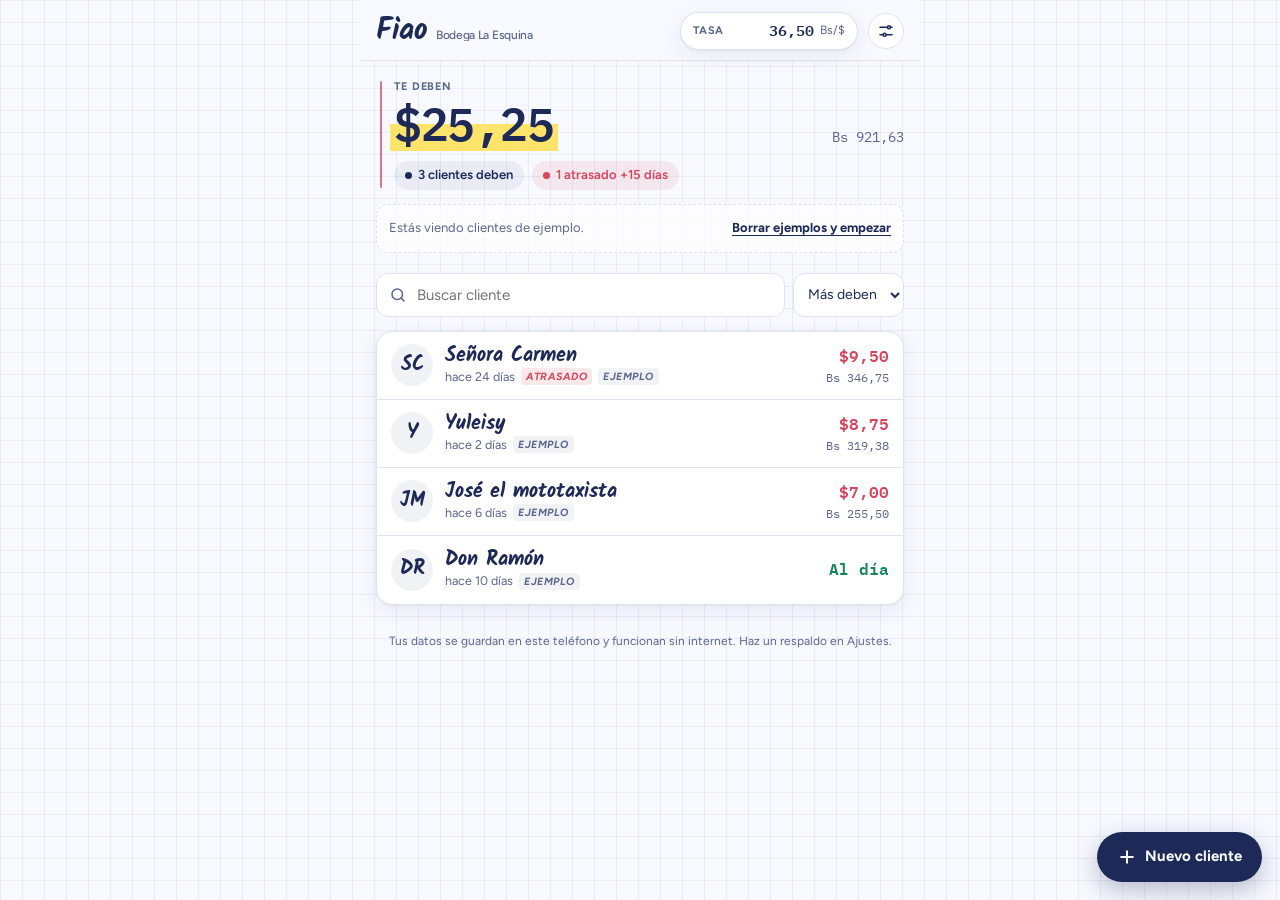
<file: index.html>
<!doctype html>
<html lang="es">
<head>
<meta charset="utf-8">
<meta name="viewport" content="width=device-width,initial-scale=1,viewport-fit=cover">
<title>Fiao</title>
<meta name="claude:viewport-fit-sides" content="cover">
<meta name="description" content="Cuaderno de fiado para bodegas y emprendedores: deudas en $ y Bs, tasa del día y cobro por WhatsApp. Funciona sin internet.">
<meta name="theme-color" content="#1d2a57">
<link rel="manifest" href="manifest.webmanifest">
<link rel="icon" href="icon.svg" type="image/svg+xml">
<link rel="apple-touch-icon" href="icon.svg">
<link rel="preconnect" href="https://fonts.googleapis.com">
<link rel="preconnect" href="https://fonts.gstatic.com" crossorigin>
<link rel="stylesheet" href="https://fonts.googleapis.com/css2?family=Kalam:wght@400;700&family=Figtree:wght@400;500;600;700&family=IBM+Plex+Mono:wght@500;600&display=swap">
<style>
/* Libreta de bodega: hoja cuadriculada, tinta azul, margen rojo, resaltador amarillo. Una columna móvil. */
:root{
  --paper:#f7f9ff; --surface:#ffffff; --ink:#1d2a57; --muted:#5b668c; --line:#dde3f3;
  --rule:rgba(45,85,180,.075); --margin:#d6455c; --ok:#17855a; --hi:#ffe46b; --hi-ink:#1d2a57;
  --ink-soft:rgba(29,42,87,.06); --shadow:0 1px 2px rgba(29,42,87,.06),0 6px 20px rgba(29,42,87,.07);
  --f-hand:"Kalam","Comic Neue","Segoe Print",cursive;
  --f-body:"Figtree",system-ui,-apple-system,"Segoe UI",Roboto,sans-serif;
  --f-num:"IBM Plex Mono",ui-monospace,"SF Mono",Menlo,Consolas,monospace;
}
@media (prefers-color-scheme:dark){:root:not([data-theme="light"]){
  --paper:#0e1631; --surface:#162144; --ink:#e8ecff; --muted:#9ba7d0; --line:#27335c;
  --rule:rgba(150,180,255,.055); --margin:#ff6f84; --ok:#4cd597; --hi:#f2c94c; --hi-ink:#14193a;
  --ink-soft:rgba(232,236,255,.06); --shadow:0 1px 2px rgba(0,0,0,.3),0 8px 24px rgba(0,0,0,.25); color-scheme:dark}}
:root[data-theme="dark"]{
  --paper:#0e1631; --surface:#162144; --ink:#e8ecff; --muted:#9ba7d0; --line:#27335c;
  --rule:rgba(150,180,255,.055); --margin:#ff6f84; --ok:#4cd597; --hi:#f2c94c; --hi-ink:#14193a;
  --ink-soft:rgba(232,236,255,.06); --shadow:0 1px 2px rgba(0,0,0,.3),0 8px 24px rgba(0,0,0,.25); color-scheme:dark}

*{box-sizing:border-box}
:root{padding-top:env(safe-area-inset-top,0px);padding-bottom:env(safe-area-inset-bottom,0px)}
html,body{min-height:100%}
body{margin:0}
[hidden]{display:none!important}
body{
  background-color:var(--paper);
  background-image:linear-gradient(var(--rule) 1px,transparent 1px),linear-gradient(90deg,var(--rule) 1px,transparent 1px);
  background-size:22px 22px;
  color:var(--ink); font-family:var(--f-body); font-size:15px; line-height:1.45;
  -webkit-tap-highlight-color:transparent;
}
body::before{content:"";position:fixed;inset:0 0 auto;height:env(safe-area-inset-top,0px);z-index:10;background:var(--paper)}
button,input,select,textarea{font:inherit;color:inherit}
button{cursor:pointer}
:focus-visible{outline:2.5px solid var(--margin);outline-offset:2px;border-radius:6px}
.num{font-family:var(--f-num);font-variant-numeric:tabular-nums;letter-spacing:-.01em}

.app{max-width:560px;margin:0 auto;padding-left:max(16px,env(safe-area-inset-left,0px));padding-right:max(16px,env(safe-area-inset-right,0px));padding-block:0 120px}

/* Encabezado */
.top{position:sticky;top:env(safe-area-inset-top,0px);z-index:5;background:var(--paper);
  margin:0 calc(-1*max(16px,env(safe-area-inset-left,0px))) 0 calc(-1*max(16px,env(safe-area-inset-left,0px)));
  padding:12px max(16px,env(safe-area-inset-right,0px)) 10px max(16px,env(safe-area-inset-left,0px));
  border-bottom:1px solid var(--line);display:flex;align-items:center;gap:10px}
.brand{font-family:var(--f-hand);font-weight:700;font-size:30px;line-height:1;letter-spacing:-.01em;display:flex;align-items:baseline;gap:8px;min-width:0}
.brand small{font-family:var(--f-body);font-weight:500;font-size:12px;color:var(--muted);white-space:nowrap;overflow:hidden;text-overflow:ellipsis;max-width:140px}
.rate{margin-left:auto;display:flex;align-items:center;gap:6px;background:var(--surface);border:1px solid var(--line);border-radius:999px;padding:5px 6px 5px 12px;box-shadow:var(--shadow)}
.rate label{font-size:11px;font-weight:700;letter-spacing:.06em;text-transform:uppercase;color:var(--muted)}
.rate input{width:84px;border:0;background:transparent;font-family:var(--f-num);font-weight:600;font-size:15px;text-align:right;padding:2px 0}
.rate input:focus{outline:none}
.rate:focus-within{border-color:var(--ink)}
.rate .unit{font-size:12px;color:var(--muted);padding-right:6px}
.iconbtn{border:1px solid var(--line);background:var(--surface);border-radius:999px;width:36px;height:36px;display:grid;place-items:center;flex:none}
.iconbtn svg{width:18px;height:18px;stroke:var(--ink)}

/* Resumen */
.sum{margin-top:18px;display:grid;grid-template-columns:1fr auto;gap:4px 12px;align-items:end;padding-left:18px;position:relative}
.sum::before{content:"";position:absolute;left:4px;top:2px;bottom:2px;width:2px;background:var(--margin);opacity:.75;border-radius:2px}
.eyebrow{font-size:11px;font-weight:700;letter-spacing:.08em;text-transform:uppercase;color:var(--muted)}
.total{font-family:var(--f-num);font-weight:600;font-size:clamp(34px,10vw,46px);line-height:1.05;letter-spacing:-.03em}
.total mark{background:linear-gradient(transparent 52%,var(--hi) 52%,var(--hi) 92%,transparent 92%);color:inherit;padding:0 4px;margin:0 -4px}
.total-bs{font-family:var(--f-num);color:var(--muted);font-size:14px}
.stats{grid-column:1/-1;display:flex;flex-wrap:wrap;gap:8px;margin-top:10px}
.chip{display:inline-flex;align-items:center;gap:6px;font-size:13px;font-weight:600;border-radius:999px;padding:4px 10px;background:var(--ink-soft);border:1px solid transparent}
.chip .dot{width:7px;height:7px;border-radius:50%;background:currentColor}
.chip.late{color:var(--margin);background:color-mix(in srgb,var(--margin) 10%,transparent)}
.chip.ok{color:var(--ok);background:color-mix(in srgb,var(--ok) 10%,transparent)}
.chip.example{color:var(--muted);font-weight:500}

/* Búsqueda */
.tools{display:flex;gap:8px;margin-top:20px}
.search{flex:1;min-width:0;display:flex;align-items:center;gap:8px;background:var(--surface);border:1px solid var(--line);border-radius:12px;padding:0 12px;height:44px}
.search svg{width:18px;height:18px;stroke:var(--muted);flex:none}
.search input{border:0;background:transparent;flex:1;min-width:0;height:100%;font-size:15px}
.search input:focus{outline:none}
.search:focus-within{border-color:var(--ink)}
select.sort{border:1px solid var(--line);background:var(--surface);border-radius:12px;height:44px;padding:0 10px;font-size:14px;max-width:150px}

/* Lista de clientes: renglones de libreta */
.list{margin-top:14px;background:var(--surface);border:1px solid var(--line);border-radius:16px;box-shadow:var(--shadow);overflow:hidden}
.row{display:grid;grid-template-columns:42px 1fr auto;gap:12px;align-items:center;width:100%;text-align:left;background:transparent;border:0;border-bottom:1px solid var(--line);padding:12px 14px;min-height:68px}
.row:last-child{border-bottom:0}
.row:hover{background:var(--ink-soft)}
.avatar{width:42px;height:42px;border-radius:50%;display:grid;place-items:center;font-family:var(--f-hand);font-weight:700;font-size:20px;background:var(--ink-soft);color:var(--ink)}
.who{min-width:0}
.who b{font-family:var(--f-hand);font-weight:700;font-size:20px;line-height:1.15;display:block;white-space:nowrap;overflow:hidden;text-overflow:ellipsis}
.who span{font-size:12.5px;color:var(--muted);display:flex;gap:6px;align-items:center;flex-wrap:wrap}
.tag{font-size:10.5px;font-weight:700;letter-spacing:.05em;text-transform:uppercase;border-radius:4px;padding:1px 5px}
.tag.late{color:var(--margin);background:color-mix(in srgb,var(--margin) 12%,transparent)}
.tag.ex{color:var(--muted);background:var(--ink-soft)}
.owe{text-align:right}
.owe .usd{font-family:var(--f-num);font-weight:600;font-size:16px;color:var(--margin)}
.owe .usd.zero{color:var(--ok)}
.owe .bs{font-family:var(--f-num);font-size:12px;color:var(--muted)}
.empty{padding:36px 20px;text-align:center;color:var(--muted)}
.empty b{display:block;font-family:var(--f-hand);font-size:24px;color:var(--ink);margin-bottom:4px}

.banner{margin-top:14px;display:flex;gap:10px;align-items:center;justify-content:space-between;flex-wrap:wrap;font-size:13px;color:var(--muted);border:1px dashed var(--line);border-radius:12px;padding:10px 12px;background:color-mix(in srgb,var(--surface) 70%,transparent)}
.linkbtn{background:none;border:0;padding:4px 0;font-weight:700;color:var(--ink);text-decoration:underline;text-underline-offset:3px}

/* Botón flotante */
.fab{position:fixed;right:max(18px,calc(env(safe-area-inset-right,0px) + 18px));bottom:calc(18px + env(safe-area-inset-bottom,0px));z-index:6;display:flex;align-items:center;gap:8px;border:0;border-radius:999px;padding:14px 20px;background:var(--ink);color:var(--paper);font-weight:700;font-size:15px;box-shadow:0 8px 24px rgba(20,30,70,.28)}
.fab svg{width:20px;height:20px;stroke:currentColor}

/* Detalle */
.back{display:inline-flex;align-items:center;gap:6px;margin-top:14px;background:none;border:0;padding:6px 0;color:var(--muted);font-weight:600}
.back svg{width:18px;height:18px;stroke:currentColor}
.client-head{margin-top:6px;display:flex;gap:14px;align-items:flex-start}
.client-head h1{font-family:var(--f-hand);font-weight:700;font-size:36px;line-height:1.05;margin:0;text-wrap:balance;overflow-wrap:anywhere}
.client-head .meta{font-size:13px;color:var(--muted);margin-top:4px}
.client-head .edit{margin-left:auto}
.balance{margin-top:16px;background:var(--surface);border:1px solid var(--line);border-radius:16px;padding:16px;box-shadow:var(--shadow);position:relative;overflow:hidden}
.balance::after{content:"";position:absolute;left:0;top:0;bottom:0;width:4px;background:var(--margin)}
.balance.paid::after{background:var(--ok)}
.balance .total{font-size:clamp(32px,9vw,40px)}
.actions{display:grid;grid-template-columns:1fr 1fr;gap:10px;margin-top:14px}
.btn{display:inline-flex;justify-content:center;align-items:center;gap:8px;border-radius:12px;height:48px;padding:0 14px;font-weight:700;font-size:15px;border:1px solid var(--line);background:var(--surface)}
.btn svg{width:18px;height:18px;stroke:currentColor}
.btn.debt{background:var(--margin);border-color:var(--margin);color:#fff}
.btn.pay{background:var(--ok);border-color:var(--ok);color:#fff}
:root[data-theme="dark"] .btn.pay,:root[data-theme="dark"] .btn.debt{color:#0e1631}
@media (prefers-color-scheme:dark){:root:not([data-theme="light"]) .btn.pay,:root:not([data-theme="light"]) .btn.debt{color:#0e1631}}
.btn.wa{grid-column:1/-1;background:transparent;border:1.5px solid var(--ink);color:var(--ink)}
.btn.ghost{background:transparent}
.btn.full{width:100%}

.history{margin-top:22px}
.history h2{font-size:11px;font-weight:700;letter-spacing:.08em;text-transform:uppercase;color:var(--muted);margin:0 0 8px}
.mov{display:grid;grid-template-columns:auto 1fr auto;gap:12px;align-items:center;padding:11px 14px;border-bottom:1px solid var(--line)}
.mov:last-child{border-bottom:0}
.mov .sign{width:28px;height:28px;border-radius:8px;display:grid;place-items:center;font-family:var(--f-num);font-weight:700}
.mov.fiado .sign{color:var(--margin);background:color-mix(in srgb,var(--margin) 12%,transparent)}
.mov.abono .sign{color:var(--ok);background:color-mix(in srgb,var(--ok) 12%,transparent)}
.mov .what{min-width:0}
.mov .what b{display:block;font-weight:600;font-size:14.5px;overflow-wrap:anywhere}
.mov .what span{font-size:12px;color:var(--muted)}
.mov .amt{text-align:right;font-family:var(--f-num)}
.mov .amt .u{font-weight:600}
.mov.fiado .amt .u{color:var(--margin)}
.mov.abono .amt .u{color:var(--ok)}
.mov .amt .o{display:block;font-size:11.5px;color:var(--muted)}
.mov .del{background:none;border:0;color:var(--muted);font-size:12px;padding:2px 0;text-decoration:underline;text-underline-offset:2px}

/* Hoja inferior */
.scrim{position:fixed;inset:0;background:rgba(10,15,35,.42);z-index:20;display:flex;align-items:flex-end;justify-content:center}
.sheet{width:100%;max-width:560px;background:var(--surface);border-radius:20px 20px 0 0;padding:18px max(18px,env(safe-area-inset-right,0px)) calc(18px + env(safe-area-inset-bottom,0px)) max(18px,env(safe-area-inset-left,0px));box-shadow:0 -10px 40px rgba(0,0,0,.2);max-height:92vh;overflow:auto;animation:up .18s ease-out}
@keyframes up{from{transform:translateY(24px);opacity:.6}to{transform:none;opacity:1}}
@media (prefers-reduced-motion:reduce){.sheet{animation:none}}
.sheet h3{font-family:var(--f-hand);font-weight:700;font-size:26px;margin:0 0 12px;line-height:1.1}
.field{display:grid;gap:5px;margin-bottom:12px}
.field label{font-size:12px;font-weight:700;letter-spacing:.05em;text-transform:uppercase;color:var(--muted)}
.field input,.field textarea{width:100%;border:1px solid var(--line);background:var(--paper);border-radius:10px;padding:11px 12px;font-size:16px}
.field input:focus,.field textarea:focus{outline:none;border-color:var(--ink)}
.amount-row{display:flex;gap:8px}
.amount-row input{flex:1;min-width:0;font-family:var(--f-num);font-size:22px;font-weight:600}
.seg{display:flex;border:1px solid var(--line);border-radius:10px;overflow:hidden;flex:none}
.seg button{border:0;background:transparent;padding:0 14px;font-weight:700;color:var(--muted)}
.seg button[aria-pressed="true"]{background:var(--ink);color:var(--paper)}
.hint{font-size:13px;color:var(--muted);font-family:var(--f-num);min-height:20px}
.sheet .row2{display:flex;gap:10px;margin-top:6px}
.sheet .row2 .btn{flex:1}
.err{color:var(--margin);font-size:13px;min-height:18px}
.msgbox{white-space:pre-wrap;background:var(--paper);border:1px solid var(--line);border-radius:10px;padding:12px;font-size:14.5px;margin-bottom:10px;user-select:text}
.small{font-size:12.5px;color:var(--muted)}

.toast{position:fixed;left:50%;bottom:calc(86px + env(safe-area-inset-bottom,0px));transform:translateX(-50%);z-index:30;background:var(--ink);color:var(--paper);padding:10px 16px;border-radius:999px;font-weight:600;font-size:14px;box-shadow:var(--shadow);max-width:calc(100vw - 32px)}
.foot{margin-top:28px;font-size:12px;color:var(--muted);text-align:center}
@media (max-width:380px){.brand small{display:none}.rate input{width:70px}}
</style>
</head>
<body>

<div class="app" id="app"></div>
<div id="layer"></div>

<script>
(function(){
"use strict";
const KEY="fiao.v1";
const DAY=86400000, LATE_DAYS=15;

/* ---------- datos ---------- */
function uid(){return Math.random().toString(36).slice(2,9)+Date.now().toString(36).slice(-4)}
function seed(){
  const now=Date.now(), t=36.5;
  const c=[
    {id:"e1",nombre:"Señora Carmen",tel:"04141234567",nota:"Casa azul, esquina",ejemplo:true,creado:now-40*DAY},
    {id:"e2",nombre:"José el mototaxista",tel:"04249876543",nota:"",ejemplo:true,creado:now-20*DAY},
    {id:"e3",nombre:"Yuleisy",tel:"04125551122",nota:"Paga los viernes",ejemplo:true,creado:now-9*DAY},
    {id:"e4",nombre:"Don Ramón",tel:"",nota:"",ejemplo:true,creado:now-30*DAY}
  ];
  const m=(cid,tipo,usd,daysAgo,nota,moneda)=>({id:uid(),cid,tipo,usd,moneda:moneda||"USD",orig:moneda==="VES"?Math.round(usd*t*100)/100:usd,tasa:t,nota,fecha:now-daysAgo*DAY,ejemplo:true});
  return {negocio:"Bodega La Esquina",tasa:t,tasaFecha:now,clientes:c,movs:[
    m("e1","fiado",8.5,32,"Harina, arroz y aceite"),
    m("e1","fiado",4,25,"Café y azúcar"),
    m("e1","abono",3,24,"Abono en efectivo"),
    m("e2","fiado",12,18,"Refrescos para la fiesta","VES"),
    m("e2","abono",5,6,"Pago móvil","VES"),
    m("e3","fiado",6.25,8,"Pañales"),
    m("e3","fiado",2.5,2,"Pan y queso"),
    m("e4","fiado",5,28,"Cigarros y fósforos"),
    m("e4","abono",5,10,"Pagó completo")
  ]};
}
let mem=null;
function load(){
  try{const raw=localStorage.getItem(KEY); if(raw){const d=JSON.parse(raw); if(d&&Array.isArray(d.clientes)) return d;}}catch(e){}
  return seed();
}
function save(){try{localStorage.setItem(KEY,JSON.stringify(db))}catch(e){mem=db}}
let db=load();

/* ---------- formato ---------- */
const fUSD=new Intl.NumberFormat("es-VE",{minimumFractionDigits:2,maximumFractionDigits:2});
const fBS=new Intl.NumberFormat("es-VE",{minimumFractionDigits:2,maximumFractionDigits:2});
const usd=n=>"$"+fUSD.format(Math.abs(n)<0.005?0:n);
const bs=n=>"Bs "+fBS.format(Math.abs(n)<0.005?0:n);
function parseNum(s){
  if(typeof s!=="string") return NaN;
  s=s.trim().replace(/\s/g,"");
  if(!s) return NaN;
  // acepta 1.234,56 · 1234,56 · 1234.56
  if(s.includes(",")){s=s.replace(/\./g,"").replace(",",".")}
  else if((s.match(/\./g)||[]).length>1){s=s.replace(/\./g,"")}
  const n=Number(s); return isFinite(n)?n:NaN;
}
function ago(ts){
  const d=Math.floor((Date.now()-ts)/DAY);
  if(d<=0) return "hoy"; if(d===1) return "ayer"; if(d<30) return "hace "+d+" días";
  const m=Math.floor(d/30); return m===1?"hace 1 mes":"hace "+m+" meses";
}
function fecha(ts){return new Date(ts).toLocaleDateString("es-VE",{day:"numeric",month:"short"})}
function esc(s){return String(s==null?"":s).replace(/[&<>"']/g,c=>({"&":"&amp;","<":"&lt;",">":"&gt;",'"':"&quot;","'":"&#39;"}[c]))}
function initials(n){const p=n.trim().split(/\s+/).filter(w=>w.length>2||n.trim().split(/\s+/).length===1);return ((p[0]||n)[0]+(p[1]?p[1][0]:"")).toUpperCase()}

/* ---------- cálculo ---------- */
function stateOf(cid){
  const ms=db.movs.filter(m=>m.cid===cid).sort((a,b)=>a.fecha-b.fecha);
  let bal=0, lastPay=null, last=null, owingSince=null;
  for(const m of ms){
    const before=bal;
    bal+= m.tipo==="fiado"?m.usd:-m.usd;
    bal=Math.round(bal*100)/100;
    if(m.tipo==="abono") lastPay=m.fecha;
    last=m.fecha;
    if(before<=0.004&&bal>0.004) owingSince=m.fecha;
    if(bal<=0.004) owingSince=null;
  }
  // atrasado: debe y no ha abonado (o empezó a deber) hace más de 15 días
  const ref=Math.max(lastPay||0,owingSince||0);
  const late=bal>0.004&&ref>0&&(Date.now()-ref)>LATE_DAYS*DAY;
  return {bal,last,lastPay,late,movs:ms};
}
function summary(){
  let total=0,debtors=0,late=0;
  for(const c of db.clientes){const s=stateOf(c.id); if(s.bal>0.004){total+=s.bal;debtors++; if(s.late) late++;}}
  return {total:Math.round(total*100)/100,debtors,late};
}

/* ---------- vista ---------- */
const app=document.getElementById("app"), layer=document.getElementById("layer");
let view={name:"list",q:"",sort:"debe"};

const I={
  search:'<svg viewBox="0 0 24 24" fill="none" stroke-width="2" stroke-linecap="round"><circle cx="11" cy="11" r="7"/><path d="m20 20-3.5-3.5"/></svg>',
  plus:'<svg viewBox="0 0 24 24" fill="none" stroke-width="2.4" stroke-linecap="round"><path d="M12 5v14M5 12h14"/></svg>',
  back:'<svg viewBox="0 0 24 24" fill="none" stroke-width="2" stroke-linecap="round" stroke-linejoin="round"><path d="m15 18-6-6 6-6"/></svg>',
  cog:'<svg viewBox="0 0 24 24" fill="none" stroke-width="2" stroke-linecap="round" stroke-linejoin="round"><path d="M4 7h10M18 7h2M4 17h4M12 17h8"/><circle cx="16" cy="7" r="2"/><circle cx="10" cy="17" r="2"/></svg>',
  wa:'<svg viewBox="0 0 24 24" fill="none" stroke-width="2" stroke-linecap="round" stroke-linejoin="round"><path d="M21 11.5a8.4 8.4 0 0 1-12.3 7.4L3 20.5l1.6-5.5A8.4 8.4 0 1 1 21 11.5Z"/></svg>',
  pen:'<svg viewBox="0 0 24 24" fill="none" stroke-width="2" stroke-linecap="round" stroke-linejoin="round"><path d="M4 20h4L19 9l-4-4L4 16v4Z"/></svg>'
};

function header(){
  return `<header class="top">
    <div class="brand">Fiao<small>${esc(db.negocio||"Mi negocio")}</small></div>
    <div class="rate" title="Tasa del día: bolívares por dólar">
      <label for="tasa">Tasa</label>
      <input id="tasa" inputmode="decimal" value="${fBS.format(db.tasa||0)}" aria-label="Tasa del día en bolívares por dólar">
      <span class="unit">Bs/$</span>
    </div>
    <button class="iconbtn" id="ajustes" aria-label="Ajustes">${I.cog}</button>
  </header>`;
}

function renderList(){
  const s=summary();
  const hasEx=db.clientes.some(c=>c.ejemplo);
  let rows=db.clientes.map(c=>({c,s:stateOf(c.id)}));
  const q=view.q.trim().toLowerCase();
  if(q) rows=rows.filter(r=>r.c.nombre.toLowerCase().includes(q)||(r.c.tel||"").includes(q));
  if(view.sort==="debe") rows.sort((a,b)=>(b.s.late-a.s.late)||(b.s.bal-a.s.bal));
  else if(view.sort==="nombre") rows.sort((a,b)=>a.c.nombre.localeCompare(b.c.nombre,"es"));
  else rows.sort((a,b)=>(b.s.last||0)-(a.s.last||0));

  app.innerHTML=header()+`
  <section class="sum" aria-label="Resumen">
    <div class="eyebrow">Te deben</div><div></div>
    <div class="total"><mark>${usd(s.total)}</mark></div>
    <div class="total-bs">${bs(s.total*db.tasa)}</div>
    <div class="stats">
      <span class="chip"><span class="dot"></span>${s.debtors} ${s.debtors===1?"cliente debe":"clientes deben"}</span>
      ${s.late?`<span class="chip late"><span class="dot"></span>${s.late} ${s.late===1?"atrasado":"atrasados"} +${LATE_DAYS} días</span>`:`<span class="chip ok"><span class="dot"></span>Nadie atrasado</span>`}
    </div>
  </section>
  ${hasEx?`<div class="banner"><span>Estás viendo clientes de ejemplo.</span><button class="linkbtn" id="clearEx">Borrar ejemplos y empezar</button></div>`:""}
  <div class="tools">
    <label class="search">${I.search}<input id="q" type="search" placeholder="Buscar cliente" value="${esc(view.q)}" aria-label="Buscar cliente"></label>
    <select class="sort" id="sort" aria-label="Ordenar">
      <option value="debe"${view.sort==="debe"?" selected":""}>Más deben</option>
      <option value="reciente"${view.sort==="reciente"?" selected":""}>Recientes</option>
      <option value="nombre"${view.sort==="nombre"?" selected":""}>A–Z</option>
    </select>
  </div>
  <div class="list" role="list">
    ${rows.length?rows.map(({c,s})=>`
      <button class="row" role="listitem" data-open="${c.id}">
        <span class="avatar" aria-hidden="true">${esc(initials(c.nombre))}</span>
        <span class="who"><b>${esc(c.nombre)}</b>
          <span>${s.last?ago(s.last):"sin movimientos"}${s.late?' <em class="tag late">Atrasado</em>':""}${c.ejemplo?' <em class="tag ex">Ejemplo</em>':""}</span></span>
        <span class="owe"><span class="usd${s.bal<=0.004?" zero":""}">${s.bal<=0.004?"Al día":usd(s.bal)}</span>
          ${s.bal>0.004?`<span class="bs" style="display:block">${bs(s.bal*db.tasa)}</span>`:""}</span>
      </button>`).join(""):`<div class="empty"><b>${q?"Nadie con ese nombre":"Tu libreta está vacía"}</b>${q?"Revisa cómo lo escribiste.":"Anota tu primer cliente con el botón de abajo."}</div>`}
  </div>
  <p class="foot">Tus datos se guardan en este teléfono y funcionan sin internet. Haz un respaldo en Ajustes.</p>
  <button class="fab" id="newClient">${I.plus}Nuevo cliente</button>`;
  bindHeader();
  const qi=document.getElementById("q");
  qi.addEventListener("input",e=>{view.q=e.target.value;const pos=qi.selectionStart;renderList();const n=document.getElementById("q");n.focus();try{n.setSelectionRange(pos,pos)}catch(_){}});
  document.getElementById("sort").addEventListener("change",e=>{view.sort=e.target.value;renderList()});
  app.querySelectorAll("[data-open]").forEach(b=>b.addEventListener("click",()=>{view={...view,name:"client",id:b.dataset.open};render();window.scrollTo(0,0)}));
  document.getElementById("newClient").addEventListener("click",()=>clientSheet());
  const ce=document.getElementById("clearEx"); if(ce) ce.addEventListener("click",confirmClearExamples);
}

function renderClient(){
  const c=db.clientes.find(x=>x.id===view.id);
  if(!c){view.name="list";return renderList()}
  const s=stateOf(c.id);
  const paid=s.bal<=0.004;
  app.innerHTML=header()+`
  <button class="back" id="back">${I.back}Todos los clientes</button>
  <div class="client-head">
    <div style="min-width:0"><h1>${esc(c.nombre)}</h1>
      <div class="meta">${c.tel?esc(c.tel):"Sin teléfono"}${c.nota?" · "+esc(c.nota):""}</div></div>
    <button class="iconbtn edit" id="editC" aria-label="Editar cliente">${I.pen}</button>
  </div>
  <div class="balance${paid?" paid":""}">
    <div class="eyebrow">${paid?"Está al día":"Debe"}</div>
    <div class="total">${paid?usd(0):`<mark>${usd(s.bal)}</mark>`}</div>
    <div class="total-bs">${paid?(s.bal<-0.004?"Tiene a favor "+usd(-s.bal):"Sin deuda pendiente"):bs(s.bal*db.tasa)+" a tasa de hoy"}</div>
    ${s.late?`<div style="margin-top:8px"><span class="chip late"><span class="dot"></span>Sin abonar desde ${fecha(Math.max(s.lastPay||0,0)||s.movs.find(m=>m.tipo==="fiado").fecha)}</span></div>`:""}
  </div>
  <div class="actions">
    <button class="btn debt" id="addF">${I.plus}Fiar</button>
    <button class="btn pay" id="addA">Abonó</button>
    ${!paid?`<button class="btn wa" id="cobrar">${I.wa}Cobrar por WhatsApp</button>`:""}
  </div>
  <section class="history">
    <h2>Movimientos</h2>
    <div class="list">
      ${s.movs.length?s.movs.slice().reverse().map(m=>`
        <div class="mov ${m.tipo}">
          <span class="sign" aria-hidden="true">${m.tipo==="fiado"?"+":"−"}</span>
          <div class="what"><b>${esc(m.nota||(m.tipo==="fiado"?"Fiado":"Abono"))}</b>
            <span>${m.tipo==="fiado"?"Fiado":"Abono"} · ${fecha(m.fecha)} · <button class="del" data-del="${m.id}">borrar</button></span></div>
          <div class="amt"><span class="u">${usd(m.usd)}</span>${m.moneda==="VES"?`<span class="o">${bs(m.orig)} a ${fBS.format(m.tasa)}</span>`:""}</div>
        </div>`).join(""):`<div class="empty"><b>Sin movimientos</b>Anota lo que se lleva con “Fiar”.</div>`}
    </div>
  </section>`;
  bindHeader();
  document.getElementById("back").addEventListener("click",()=>{view.name="list";render()});
  document.getElementById("editC").addEventListener("click",()=>clientSheet(c));
  document.getElementById("addF").addEventListener("click",()=>movSheet(c,"fiado"));
  document.getElementById("addA").addEventListener("click",()=>movSheet(c,"abono",s.bal));
  const cb=document.getElementById("cobrar"); if(cb) cb.addEventListener("click",()=>waSheet(c,s));
  app.querySelectorAll("[data-del]").forEach(b=>b.addEventListener("click",()=>confirmSheet("¿Borrar este movimiento?","El saldo del cliente se recalcula.","Borrar",()=>{db.movs=db.movs.filter(m=>m.id!==b.dataset.del);save();render();toast("Movimiento borrado")})));
}

function bindHeader(){
  const t=document.getElementById("tasa");
  t.addEventListener("focus",()=>t.select());
  t.addEventListener("change",()=>{
    const n=parseNum(t.value);
    if(!(n>0)){t.value=fBS.format(db.tasa);toast("Escribe la tasa como 36,50");return}
    db.tasa=n;db.tasaFecha=Date.now();save();render();toast("Tasa actualizada: "+fBS.format(n)+" Bs/$");
  });
  t.addEventListener("keydown",e=>{if(e.key==="Enter")t.blur()});
  document.getElementById("ajustes").addEventListener("click",settingsSheet);
}

function render(){view.name==="client"?renderClient():renderList()}

/* ---------- hojas ---------- */
function openSheet(html,onMount){
  layer.innerHTML=`<div class="scrim" id="scrim"><div class="sheet" role="dialog" aria-modal="true">${html}</div></div>`;
  const scrim=document.getElementById("scrim");
  scrim.addEventListener("click",e=>{if(e.target===scrim)closeSheet()});
  document.addEventListener("keydown",escClose);
  onMount&&onMount(scrim.querySelector(".sheet"));
  const f=scrim.querySelector("input,textarea,button"); f&&setTimeout(()=>f.focus(),30);
}
function escClose(e){if(e.key==="Escape")closeSheet()}
function closeSheet(){layer.innerHTML="";document.removeEventListener("keydown",escClose)}

function clientSheet(c){
  const isNew=!c;
  openSheet(`<h3>${isNew?"Nuevo cliente":"Editar cliente"}</h3>
    <form id="f" novalidate>
      <div class="field"><label for="cn">Nombre</label><input id="cn" value="${esc(c?c.nombre:"")}" placeholder="Ej. Señora Carmen" autocomplete="off"></div>
      <div class="field"><label for="ct">Teléfono (WhatsApp)</label><input id="ct" inputmode="tel" value="${esc(c?c.tel:"")}" placeholder="0414 123 4567"></div>
      <div class="field"><label for="cnt">Nota</label><input id="cnt" value="${esc(c?c.nota:"")}" placeholder="Dónde vive, cuándo paga…"></div>
      <div class="err" id="er"></div>
      <div class="row2">
        ${isNew?`<button type="button" class="btn ghost" id="cancel">Cancelar</button>`:`<button type="button" class="btn ghost" id="delC" style="color:var(--margin)">Borrar cliente</button>`}
        <button class="btn" style="background:var(--ink);color:var(--paper);border-color:var(--ink)">${isNew?"Guardar":"Guardar cambios"}</button>
      </div>
    </form>`,sh=>{
      sh.querySelector("#f").addEventListener("submit",e=>{
        e.preventDefault();
        const nombre=sh.querySelector("#cn").value.trim();
        if(!nombre){sh.querySelector("#er").textContent="Escribe el nombre del cliente.";return}
        const tel=sh.querySelector("#ct").value.trim(), nota=sh.querySelector("#cnt").value.trim();
        if(isNew){const id=uid();db.clientes.push({id,nombre,tel,nota,creado:Date.now()});save();closeSheet();view={...view,name:"client",id};render();window.scrollTo(0,0);toast("Cliente anotado")}
        else{Object.assign(c,{nombre,tel,nota});save();closeSheet();render();toast("Cambios guardados")}
      });
      const ca=sh.querySelector("#cancel"); ca&&ca.addEventListener("click",closeSheet);
      const dc=sh.querySelector("#delC"); dc&&dc.addEventListener("click",()=>confirmSheet("¿Borrar a "+c.nombre+"?","Se borran también todos sus movimientos. No se puede deshacer.","Borrar cliente",()=>{db.clientes=db.clientes.filter(x=>x.id!==c.id);db.movs=db.movs.filter(m=>m.cid!==c.id);save();view.name="list";render();toast("Cliente borrado")}));
    });
}

function movSheet(c,tipo,saldo){
  let moneda="USD";
  openSheet(`<h3>${tipo==="fiado"?"Fiar a ":"Abono de "}${esc(c.nombre)}</h3>
    <form id="f" novalidate>
      <div class="field"><label for="ma">Monto</label>
        <div class="amount-row"><input id="ma" inputmode="decimal" placeholder="0,00" autocomplete="off">
          <div class="seg" role="group" aria-label="Moneda"><button type="button" data-m="USD" aria-pressed="true">$</button><button type="button" data-m="VES" aria-pressed="false">Bs</button></div></div>
        <div class="hint" id="hint">&nbsp;</div></div>
      <div class="field"><label for="mn">${tipo==="fiado"?"¿Qué se llevó?":"Nota"}</label><input id="mn" placeholder="${tipo==="fiado"?"Harina, aceite…":"Efectivo, pago móvil…"}" autocomplete="off"></div>
      ${tipo==="abono"&&saldo>0.004?`<p class="small" style="margin:-4px 0 10px">Debe ${usd(saldo)}. <button type="button" class="linkbtn" id="all">Pagó todo</button></p>`:""}
      <div class="err" id="er"></div>
      <div class="row2"><button type="button" class="btn ghost" id="cancel">Cancelar</button>
        <button class="btn ${tipo==="fiado"?"debt":"pay"}">${tipo==="fiado"?"Anotar fiado":"Anotar abono"}</button></div>
    </form>`,sh=>{
      const a=sh.querySelector("#ma"), hint=sh.querySelector("#hint");
      const upd=()=>{const n=parseNum(a.value); hint.textContent=n>0?(moneda==="USD"?"= "+bs(n*db.tasa):"= "+usd(n/db.tasa)+" a "+fBS.format(db.tasa)+" Bs/$"):" "};
      a.addEventListener("input",upd);
      sh.querySelectorAll("[data-m]").forEach(b=>b.addEventListener("click",()=>{moneda=b.dataset.m;sh.querySelectorAll("[data-m]").forEach(x=>x.setAttribute("aria-pressed",String(x===b)));upd();a.focus()}));
      const all=sh.querySelector("#all"); all&&all.addEventListener("click",()=>{moneda="USD";sh.querySelectorAll("[data-m]").forEach(x=>x.setAttribute("aria-pressed",String(x.dataset.m==="USD")));a.value=fUSD.format(saldo);upd()});
      sh.querySelector("#cancel").addEventListener("click",closeSheet);
      sh.querySelector("#f").addEventListener("submit",e=>{
        e.preventDefault();
        const n=parseNum(a.value);
        if(!(n>0)){sh.querySelector("#er").textContent="Escribe un monto mayor que cero, por ejemplo 5,50.";return}
        const u=moneda==="USD"?n:n/db.tasa;
        db.movs.push({id:uid(),cid:c.id,tipo,usd:Math.round(u*100)/100,moneda,orig:n,tasa:db.tasa,nota:sh.querySelector("#mn").value.trim(),fecha:Date.now()});
        save();closeSheet();render();toast(tipo==="fiado"?"Fiado anotado":"Abono anotado");
      });
    });
}

function waPhone(t){
  let d=(t||"").replace(/\D/g,"");
  if(!d) return "";
  if(d.startsWith("58")) return d;
  if(d.startsWith("0")) d=d.slice(1);
  return "58"+d;
}
function waSheet(c,s){
  const pend=s.movs.filter(m=>m.tipo==="fiado").slice(-3).map(m=>`• ${fecha(m.fecha)}: ${m.nota||"Fiado"} (${usd(m.usd)})`).join("\n");
  const first=c.nombre.trim().split(/\s+/);
  const saludo=/^(señora|señor|sra\.?|sr\.?|don|doña)$/i.test(first[0])?c.nombre.trim():first[0];
  const msg=`Hola ${saludo}, te escribe ${db.negocio||"tu bodega"}.\n\nTu saldo pendiente es de ${usd(s.bal)} (${bs(s.bal*db.tasa)} a tasa de hoy ${fBS.format(db.tasa)}).\n\nÚltimos fiados:\n${pend}\n\n¿Cuándo puedes pasar a abonar? ¡Gracias!`;
  const ph=waPhone(c.tel);
  const href="https://wa.me/"+(ph||"")+"?text="+encodeURIComponent(msg);
  openSheet(`<h3>Cobrar a ${esc(c.nombre)}</h3>
    <div class="msgbox" id="msg">${esc(msg)}</div>
    ${ph?"":`<p class="small">Este cliente no tiene teléfono. WhatsApp te pedirá elegir el contacto.</p>`}
    <div class="row2"><button type="button" class="btn ghost" id="copy">Copiar mensaje</button>
      <a class="btn pay" href="${href}" target="_blank" rel="noopener" style="text-decoration:none">${I.wa}Abrir WhatsApp</a></div>`,sh=>{
      sh.querySelector("#copy").addEventListener("click",()=>{
        const done=()=>toast("Mensaje copiado");
        try{navigator.clipboard.writeText(msg).then(done,()=>{selectText(sh.querySelector("#msg"));toast("Selecciona y copia el texto")})}
        catch(e){selectText(sh.querySelector("#msg"));toast("Selecciona y copia el texto")}
      });
    });
}
function selectText(el){try{const r=document.createRange();r.selectNodeContents(el);const s=getSelection();s.removeAllRanges();s.addRange(r)}catch(e){}}

function confirmSheet(title,body,label,fn){
  openSheet(`<h3>${esc(title)}</h3><p class="small" style="margin:0 0 16px">${esc(body)}</p>
    <div class="row2"><button type="button" class="btn ghost" id="no">Cancelar</button>
    <button type="button" class="btn debt" id="yes">${esc(label)}</button></div>`,sh=>{
      sh.querySelector("#no").addEventListener("click",closeSheet);
      sh.querySelector("#yes").addEventListener("click",()=>{closeSheet();fn()});
    });
}
function confirmClearExamples(){
  confirmSheet("¿Borrar los ejemplos?","Se quitan los clientes de ejemplo y su historial. Tus propios clientes se quedan.","Borrar ejemplos",()=>{
    db.clientes=db.clientes.filter(c=>!c.ejemplo);db.movs=db.movs.filter(m=>!m.ejemplo);save();render();toast("Listo, tu libreta está limpia");
  });
}

function settingsSheet(){
  openSheet(`<h3>Ajustes</h3>
    <form id="f" novalidate>
      <div class="field"><label for="sn">Nombre del negocio</label><input id="sn" value="${esc(db.negocio)}" placeholder="Bodega La Esquina"></div>
      <p class="small" style="margin:0 0 12px">Aparece en los mensajes de cobro. Tasa guardada ${ago(db.tasaFecha||Date.now())}.</p>
      <button class="btn full" style="background:var(--ink);color:var(--paper);border-color:var(--ink)">Guardar</button>
    </form>
    <h3 style="font-size:22px;margin-top:22px">Respaldo</h3>
    <p class="small" style="margin:0 0 10px">Tus datos viven solo en este teléfono. Guarda un respaldo de vez en cuando por si lo pierdes o cambias de equipo.</p>
    <div class="row2"><button type="button" class="btn ghost" id="exp">Descargar respaldo</button>
      <label class="btn ghost" for="imp" style="cursor:pointer">Cargar respaldo</label><input id="imp" type="file" accept="application/json,.json" hidden></div>
    <p class="err" id="er"></p>`,sh=>{
      sh.querySelector("#f").addEventListener("submit",e=>{e.preventDefault();db.negocio=sh.querySelector("#sn").value.trim()||"Mi negocio";save();closeSheet();render();toast("Ajustes guardados")});
      sh.querySelector("#exp").addEventListener("click",()=>{
        try{
          const blob=new Blob([JSON.stringify(db,null,1)],{type:"application/json"});
          const a=document.createElement("a");a.href=URL.createObjectURL(blob);
          a.download="fiao-respaldo-"+new Date().toISOString().slice(0,10)+".json";
          document.body.appendChild(a);a.click();a.remove();toast("Respaldo descargado");
        }catch(e){sh.querySelector("#er").textContent="Este navegador no permitió la descarga."}
      });
      sh.querySelector("#imp").addEventListener("change",ev=>{
        const file=ev.target.files[0]; if(!file) return;
        const r=new FileReader();
        r.onload=()=>{try{const d=JSON.parse(r.result); if(!d||!Array.isArray(d.clientes)||!Array.isArray(d.movs)) throw 0; db=d;save();closeSheet();view.name="list";render();toast("Respaldo cargado: "+d.clientes.length+" clientes")}
          catch(e){sh.querySelector("#er").textContent="Ese archivo no es un respaldo de Fiao."}};
        r.readAsText(file);
      });
    });
}

let tt;
function toast(t){
  let el=document.getElementById("toast");
  if(!el){el=document.createElement("div");el.id="toast";el.className="toast";el.setAttribute("role","status");document.body.appendChild(el)}
  el.textContent=t;el.hidden=false;clearTimeout(tt);tt=setTimeout(()=>{el.hidden=true},2200);
}

render();

/* Funciona sin internet cuando está publicada en su propio dominio */
try{
  if("serviceWorker" in navigator&&location.protocol==="https:"&&!/claude\.ai|claudeusercontent/.test(location.hostname)){
    navigator.serviceWorker.register("sw.js").catch(()=>{});
  }
}catch(e){}

window.__fiao={stateOf,summary,parseNum,waPhone,get db(){return db}};
})();
</script>
</body>
</html>
</file>
